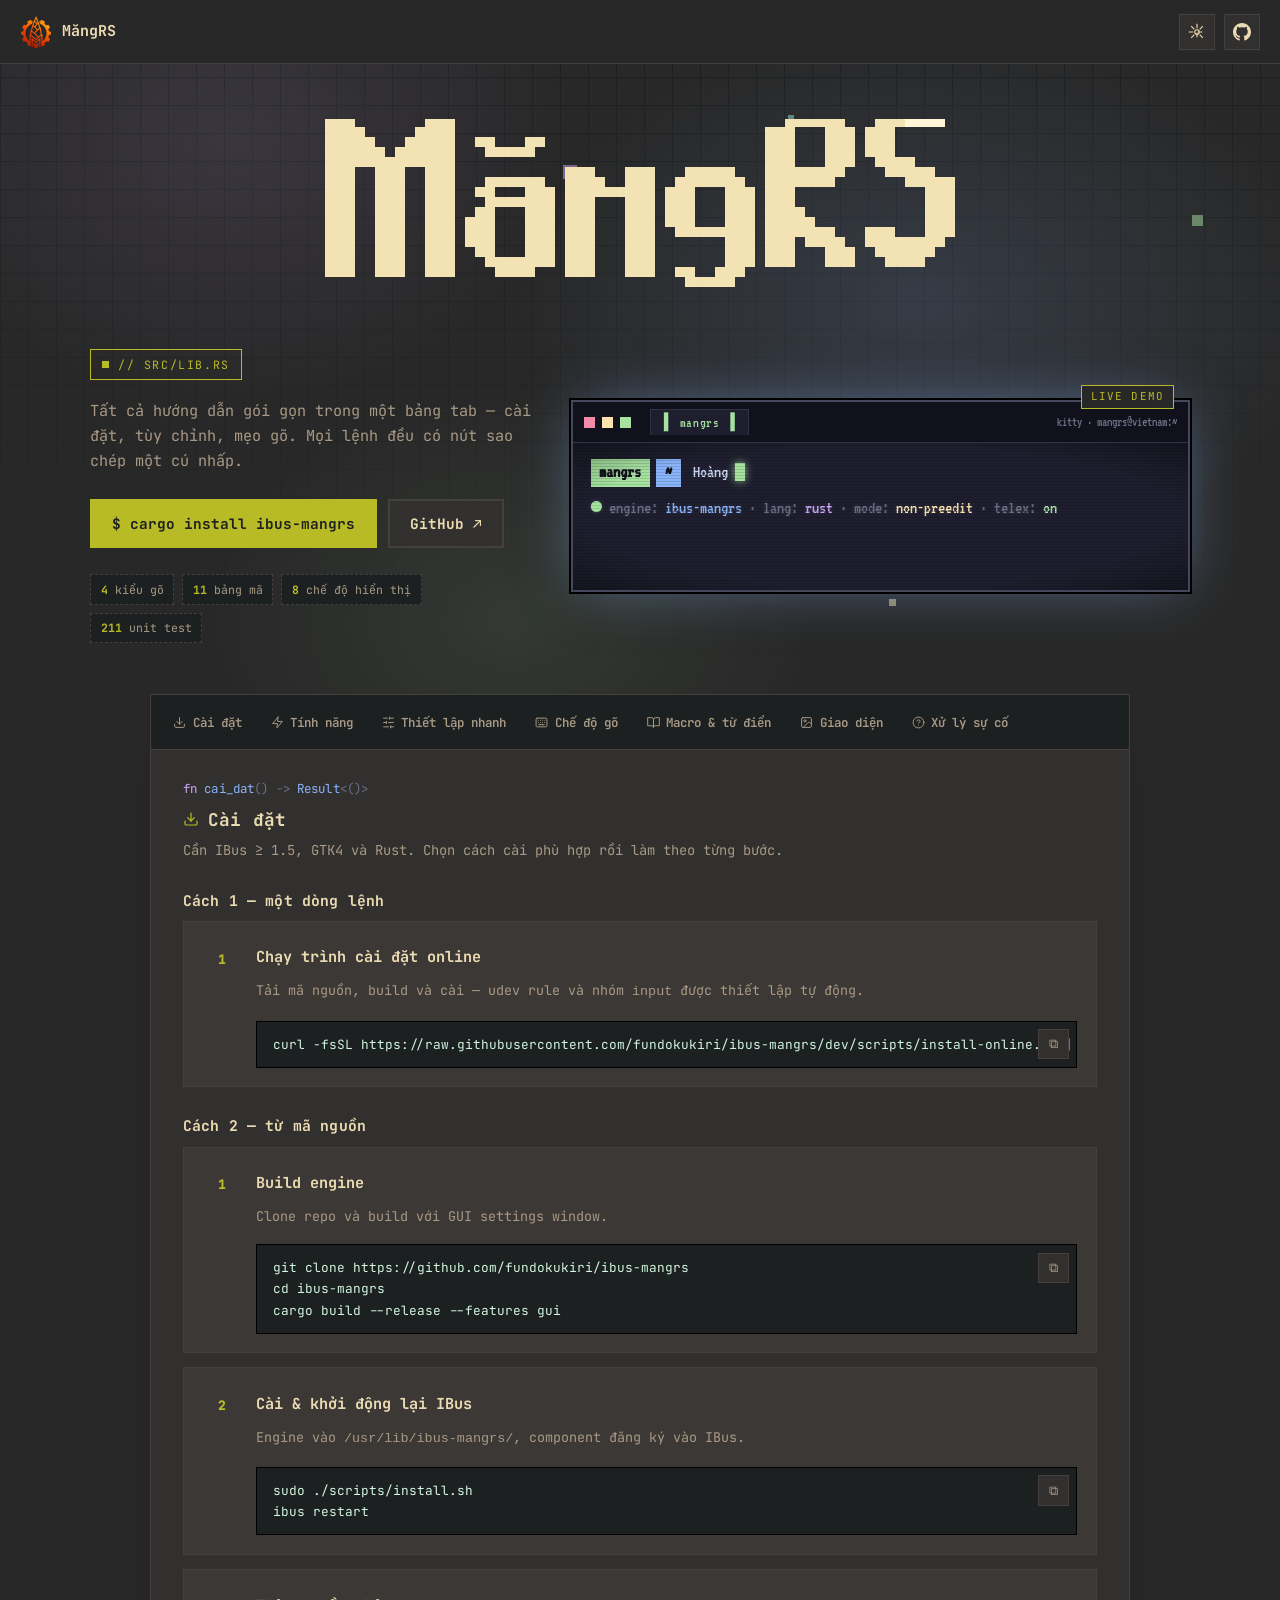
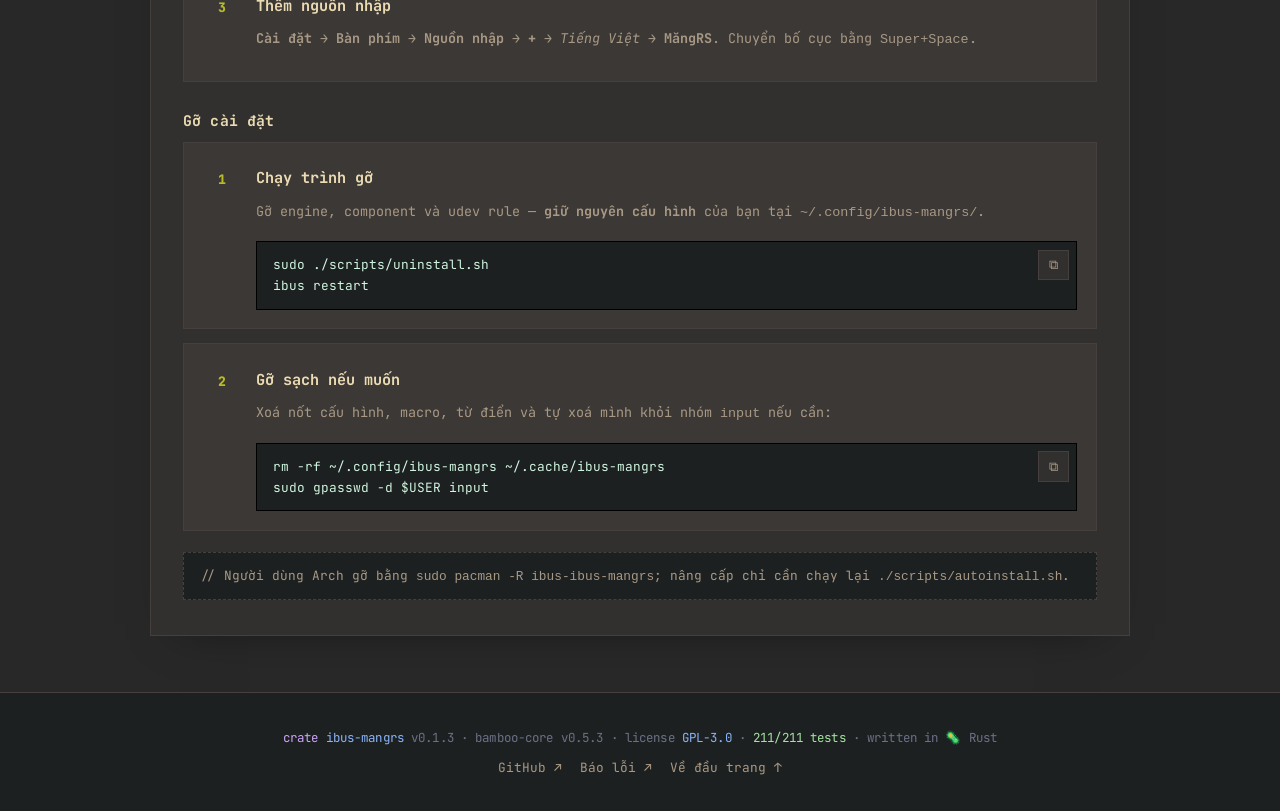
<file: index.html>
<!DOCTYPE html>
<html lang="vi" data-theme="gruvbox">
<head>
<meta charset="UTF-8">
<meta name="viewport" content="width=device-width, initial-scale=1.0">
<title>MăngRS — Bộ gõ tiếng Việt cho IBus</title>
<link rel="preconnect" href="https://fonts.googleapis.com">
<link rel="preconnect" href="https://fonts.gstatic.com" crossorigin>
<link href="https://fonts.googleapis.com/css2?family=JetBrains+Mono:wght@400;500;600;700&family=VT323&display=swap" rel="stylesheet">
<script>
  (function () {
    try {
      var saved = localStorage.getItem("mangrs-theme");
      var th = ["tokyo-night", "catppuccin-mocha", "gruvbox", "nord", "rose-pine", "catppuccin-latte"];
      document.documentElement.dataset.theme = th.indexOf(saved) !== -1 ? saved : "gruvbox";
    } catch (e) {}
  })();
</script>
<style>
  :root[data-theme="catppuccin-mocha"] {
    --bg: #1e1e2e; --bg-soft: #181825; --card: #262637; --card-2: #2b2b3d;
    --border: #3a3a52; --text: #e2e2f0; --muted: #a2a2bd; --accent: #7ee0a3;
    --accent-ink: #10241a; --code-bg: #14141f; --chip: #32324a;
  }
  :root[data-theme="tokyo-night"] {
    --bg: #1a1b26; --bg-soft: #16161e; --card: #24283b; --card-2: #1f2335;
    --border: #2f334d; --text: #c0caf5; --muted: #7d84ac; --accent: #7aa2f7;
    --accent-ink: #10121a; --code-bg: #101017; --chip: #2a2f47;
  }
  :root[data-theme="gruvbox"] {
    --bg: #282828; --bg-soft: #1d2021; --card: #32302f; --card-2: #3c3836;
    --border: #45403d; --text: #ebdbb2; --muted: #a89984; --accent: #b8bb26;
    --accent-ink: #1d2021; --code-bg: #1d2021; --chip: #3c3836;
  }
  :root[data-theme="nord"] {
    --bg: #2e3440; --bg-soft: #292e39; --card: #3b4252; --card-2: #353c48;
    --border: #434c5e; --text: #eceff4; --muted: #98a4bb; --accent: #88c0d0;
    --accent-ink: #20242c; --code-bg: #242933; --chip: #3f4a5c;
  }
  :root[data-theme="rose-pine"] {
    --bg: #191724; --bg-soft: #1f1d2e; --card: #26233a; --card-2: #1f1d2e;
    --border: #403d52; --text: #e0def4; --muted: #908caa; --accent: #9ccfd8;
    --accent-ink: #191724; --code-bg: #14121f; --chip: #2a273f;
  }
  :root[data-theme="catppuccin-latte"] {
    --bg: #eff1f5; --bg-soft: #e6e9ef; --card: #ffffff; --card-2: #f0f1f7;
    --border: #bcc0cc; --text: #4c4f69; --muted: #6c6f85; --accent: #40a02b;
    --accent-ink: #ffffff; --code-bg: #22222f; --chip: #e6e9ef;
  }
  * { box-sizing: border-box; }
  :root { --pixel: "JetBrains Mono", "SF Mono", ui-monospace, monospace; }
  body {
    margin: 0; background: var(--bg); color: var(--text);
    font-family: "JetBrains Mono", "SF Mono", ui-monospace, Menlo, monospace;
    font-size: 15px; line-height: 1.65;
  }
  .wrap { max-width: 1020px; margin: 0 auto; padding: 0 1.25rem; }

  /* ---- top bar ---- */
  .topbar {
    position: sticky; top: 0; z-index: 10;
    display: flex; align-items: center; justify-content: space-between;
    padding: 0.85rem 1.25rem;
    background: color-mix(in srgb, var(--bg) 88%, transparent);
    backdrop-filter: blur(10px); border-bottom: 1px solid var(--border);
  }
  .brand { display: flex; align-items: center; gap: 0.6rem; font-weight: 700; font-family: var(--pixel); }
  .brand .mark {
    width: 32px; height: 32px; display: block; object-fit: contain;
  }
  .topbar nav { display: flex; gap: 1.1rem; font-size: 0.82rem; }
  .topbar nav a { color: var(--muted); text-decoration: none; }
  .topbar nav a:hover { color: var(--text); }
  .gh {
    display: inline-grid; place-items: center;
    width: 36px; height: 36px; border-radius: 0;
    border: 1px solid var(--border); background: var(--card); color: var(--text);
  }
  .gh:hover { border-color: var(--accent); color: var(--accent); }
  .iconb {
    margin-left: 0.9rem; display: inline-grid; place-items: center;
    width: 36px; height: 36px; border-radius: 0; cursor: pointer;
    border: 1px solid var(--border); background: var(--card); color: var(--text);
  }
  .iconb:hover { border-color: var(--accent); color: var(--accent); }

  /* ---- hero ---- */
  .hero {
    position: relative; padding: 3.4rem 0 3.2rem;
    background:
      repeating-linear-gradient(0deg, var(--bg-soft) 0 1px, transparent 1px 28px),
      repeating-linear-gradient(90deg, var(--bg-soft) 0 1px, transparent 1px 28px);
  }
  .hero::before {
    content: ""; position: absolute; inset: 0; pointer-events: none;
    background:
      radial-gradient(620px 420px at 72% 38%, rgba(137, 180, 250, 0.14), transparent 65%),
      radial-gradient(520px 400px at 18% 12%, rgba(203, 166, 247, 0.11), transparent 65%),
      radial-gradient(460px 340px at 40% 88%, rgba(166, 227, 161, 0.09), transparent 65%),
      linear-gradient(180deg, transparent 0%, var(--bg) 94%);
  }
  .hero .px {
    position: absolute; pointer-events: none; opacity: 0.5;
    image-rendering: pixelated;
  }
  .hero .px.p1 { width: 14px; height: 14px; background: #cba6f7; top: 16%; left: 44%; animation: floaty 7s ease-in-out infinite; }
  .hero .px.p2 { width: 9px; height: 9px; background: #89b4fa; top: 64%; left: 46%; animation: floaty 9s ease-in-out 1.2s infinite reverse; }
  .hero .px.p3 { width: 11px; height: 11px; background: #a6e3a1; top: 24%; right: 6%; animation: floaty 8s ease-in-out 0.6s infinite; }
  .hero .px.p4 { width: 7px; height: 7px; background: #f9e2af; bottom: 14%; right: 30%; animation: floaty 10s ease-in-out 2s infinite reverse; }
  .hero .px.p5 { width: 12px; height: 12px; background: #f5c2e7; bottom: 26%; left: 8%; animation: floaty 7.5s ease-in-out 0.3s infinite; }
  .hero .px.p6 { width: 6px; height: 6px; background: #94e2d5; top: 8%; right: 38%; animation: floaty 11s ease-in-out 1.6s infinite; }
  @keyframes floaty {
    0%, 100% { transform: translateY(0); }
    50% { transform: translateY(-16px); }
  }
  .hero-inner {
    position: relative; display: grid; grid-template-columns: 0.9fr 1.25fr;
    gap: 2.2rem; align-items: center; max-width: 1140px; margin: 0 auto;
  }
  .hero-word { position: relative; margin-bottom: 1.6rem; }
  .hero-word .wordmark-wrap { max-width: 680px; margin: 0 auto; }
  .hero-word .wordmark-canvas {
    display: block; width: 100%; height: auto; cursor: crosshair;
  }
  .sr-only {
    position: absolute; width: 1px; height: 1px; margin: -1px;
    overflow: hidden; clip: rect(0 0 0 0); white-space: nowrap;
  }
  .hero .kicker {
    display: inline-flex; align-items: center; gap: 0.55rem;
    font-size: 0.72rem; letter-spacing: 0.14em;
    text-transform: uppercase; color: var(--accent); margin-bottom: 1.1rem;
    border: 1px solid var(--accent); padding: 0.32rem 0.7rem;
  }
  .hero .kicker .blinksq {
    width: 7px; height: 7px; background: var(--accent);
    animation: blink 1s steps(1) infinite;
  }
  .hero h1 {
    margin: 0 0 0.9rem; font-size: clamp(1.9rem, 4.6vw, 2.9rem);
    font-family: var(--pixel); font-weight: 800; line-height: 1.18;
  }
  .hero h1 .hl { color: var(--accent); position: relative; white-space: nowrap; }
  .hero h1 .hl::after {
    content: ""; position: absolute; left: 0; right: 0; bottom: 0.02em;
    height: 0.14em; background: var(--accent); opacity: 0.35;
  }
  .hero .sub { margin: 0 0 1.6rem; max-width: 30rem; color: var(--muted); font-size: 0.95rem; }
  .hero-cta { display: flex; flex-wrap: wrap; gap: 0.7rem; margin-bottom: 1.6rem; }
  .btnx {
    font-family: var(--pixel); font-size: 0.9rem; font-weight: 700;
    padding: 0.68rem 1.25rem; text-decoration: none;
    display: inline-flex; align-items: center; gap: 0.5rem;
  }
  .btnx.solid { background: var(--accent); color: var(--accent-ink); border: 2px solid var(--accent); }
  .btnx.solid:hover { filter: brightness(1.12); }
  .btnx.ghost { color: var(--text); border: 2px solid var(--border); background: var(--card); }
  .btnx.ghost:hover { border-color: var(--accent); color: var(--accent); }
  .hero-badges { display: flex; flex-wrap: wrap; gap: 0.5rem; }
  .hero-badges span {
    font-size: 0.72rem; color: var(--muted);
    border: 1px dashed var(--border); background: var(--bg-soft);
    padding: 0.3rem 0.6rem;
  }
  .hero-badges b { color: var(--accent); font-weight: 700; }

  /* ---- retro terminal ---- */
  .terminal {
    position: relative; margin: 0; max-width: none;
    border: 2px solid #45475a; border-radius: 0;
    background: #1e1e2e; text-align: left;
    box-shadow: 0 0 0 2px #000, 0 0 60px -10px rgba(137, 180, 250, 0.5);
    font-family: "VT323", "JetBrains Mono", ui-monospace, monospace;
    image-rendering: pixelated;
    animation: glowpulse 3.2s ease-in-out infinite;
  }
  @keyframes glowpulse {
    0%, 100% { box-shadow: 0 0 0 2px #000, 0 0 34px -10px rgba(137, 180, 250, 0.4); }
    50% { box-shadow: 0 0 0 2px #000, 0 0 70px -6px rgba(203, 166, 247, 0.55); }
  }
  .terminal .tag {
    position: absolute; top: -1.05rem; right: 0.9rem;
    background: var(--bg); color: var(--accent);
    border: 1px solid var(--accent); padding: 0.1rem 0.55rem;
    font-family: var(--pixel); font-size: 0.68rem; letter-spacing: 0.1em;
    text-transform: uppercase;
  }
  .term-bar {
    display: flex; align-items: center; gap: 0.45rem;
    background: #11111b; color: #cdd6f4;
    padding: 0.42rem 0.7rem; font-size: 0.95rem;
    border-bottom: 1px solid #313244;
  }
  .term-bar .sq { width: 11px; height: 11px; flex: none; }
  .term-bar .sq.r { background: #f38ba8; }
  .term-bar .sq.y { background: #f9e2af; }
  .term-bar .sq.g { background: #a6e3a1; }
  .term-bar .tab {
    margin-left: 0.7rem; padding: 0.05rem 0.8rem;
    background: #1e1e2e; color: #a6e3a1;
    border: 1px solid #313244; border-bottom: none;
    font-size: 0.9rem; letter-spacing: 0.04em;
  }
  .term-bar .title { flex: 1; text-align: right; color: #6c7086; font-size: 0.85rem; }
  .term-body {
    position: relative; padding: 1rem 1.1rem 1.15rem;
    color: #cdd6f4; font-size: 1.12rem; line-height: 1.55;
    min-height: 8.2em; text-shadow: 0 0 5px rgba(202, 211, 245, 0.18);
  }
  .term-body .seg {
    display: inline-block; padding: 0 0.5em; margin-right: 0.3em;
    color: #11111b; font-weight: 700;
  }
  .term-body .seg.g { background: #a6e3a1; }
  .term-body .seg.b { background: #89b4fa; }
  .term-body .seg.m { background: #cba6f7; }
  .term-body .dim { color: #6c7086; }
  .term-body .dim .c1 { color: #a6e3a1; }
  .term-body .dim .c2 { color: #89b4fa; }
  .term-body .dim .c3 { color: #f9e2af; }
  .term-body .dim .c4 { color: #cba6f7; }
  /* scanlines + vignette CRT */
  .term-body::after {
    content: ""; position: absolute; inset: 0; pointer-events: none;
    background:
      repeating-linear-gradient(0deg, rgba(0,0,0,0.13) 0 1px, transparent 1px 3px),
      radial-gradient(ellipse at center, transparent 68%, rgba(0,0,0,0.32) 100%);
  }
  .blockcaret {
    display: inline-block; width: 0.55em; height: 1em;
    background: #a6e3a1; vertical-align: text-bottom;
    box-shadow: 0 0 9px rgba(166, 227, 161, 0.85);
    animation: blink 0.85s steps(1) infinite;
  }
  @keyframes blink { 50% { opacity: 0; } }

  /* ---- tab card ---- */
  .doccard {
    border: 1px solid var(--border); border-radius: 0;
    background: var(--card); overflow: hidden; margin-bottom: 3.5rem;
    box-shadow: 0 18px 45px -30px rgba(0,0,0,.55);
  }
  .tabbar {
    display: flex; flex-wrap: nowrap; gap: 0.25rem;
    padding: 0.6rem 0.6rem; border-bottom: 1px solid var(--border);
    background: var(--bg-soft);
    overflow-x: auto; scrollbar-width: none;
  }
  .tabbar::-webkit-scrollbar { display: none; }
  .tabbar button {
    display: inline-flex; align-items: center; gap: 0.4rem;
    white-space: nowrap; flex: none;
    border: 1px solid transparent; background: transparent; color: var(--muted);
    font-family: var(--pixel); font-size: 0.78rem; font-weight: 600; padding: 0.48rem 0.72rem;
    border-radius: 0; cursor: pointer;
  }
  .tabbar button:hover { color: var(--text); background: var(--chip); }
  .tabbar button svg { display: block; flex: none; }
  .panel h2 .ico { display: inline-flex; }
  .panel h2 .ico svg { display: block; }
  .tabbar button.on {
    color: var(--accent-ink); background: var(--accent); font-weight: 700;
  }
  .panel { display: none; padding: 1.8rem 2rem 2.2rem; }
  .panel.on { display: block; }

  .rustsig {
    margin: 0 0 0.35rem; font-family: var(--pixel); font-size: 0.78rem;
    color: #6c7086; letter-spacing: 0.01em;
  }
  .rustsig .k { color: #cba6f7; }
  .rustsig .t { color: #89b4fa; }
  .panel h2 { display: flex; align-items: center; gap: 0.55rem; margin: 0 0 0.3rem; font-size: 1.1rem; font-family: var(--pixel); letter-spacing: 0.01em; }
  .panel h2 .ico { color: var(--accent); }
  .panel .lede { color: var(--muted); font-size: 0.86rem; margin: 0 0 1.4rem; }
  .panel h3 { font-size: 0.92rem; margin: 1.7rem 0 0.5rem; font-family: var(--pixel); letter-spacing: 0.01em; }

  /* ---- option table ---- */
  table.opt { width: 100%; border-collapse: collapse; font-size: 0.82rem; }
  table.opt th, table.opt td { padding: 0.62rem 0.8rem; text-align: left; }
  table.opt thead th {
    background: var(--bg-soft); color: var(--text); font-size: 0.74rem;
    text-transform: uppercase; letter-spacing: 0.06em;
  }
  table.opt thead th:first-child { border-radius: 10px 0 0 10px; }
  table.opt thead th:last-child { border-radius: 0 10px 10px 0; }
  table.opt tbody tr { border-bottom: 1px solid var(--border); }
  table.opt td { color: var(--muted); }
  table.opt td:first-child { color: var(--text); font-weight: 600; }
  table.opt .def { color: var(--accent); font-weight: 600; white-space: nowrap; }

  /* ---- numbered steps ---- */
  .step {
    display: grid; grid-template-columns: 2.4rem 1fr; gap: 0.4rem 0.9rem;
    padding: 1.15rem 1.2rem; border: 1px solid var(--border);
    border-radius: 0; background: var(--card-2); margin-bottom: 0.9rem;
  }
  .step .n {
    grid-row: span 2; width: 2.4rem; height: 2.4rem; border-radius: 0;
    background: var(--chip); color: var(--accent); font-weight: 800;
    display: grid; place-items: center; font-size: 0.82rem;
  }
  .step h4 { margin: 0.25rem 0 0.2rem; font-size: 0.95rem; font-family: var(--pixel); }
  .step p { margin: 0 0 0.7rem; color: var(--muted); font-size: 0.84rem; }
  .step .code { grid-column: 2; }

  /* ---- code ---- */
  .code {
    position: relative; background: var(--code-bg); color: #d0f5e0;
    border-radius: 0; padding: 0.75rem 3.2rem 0.75rem 1rem;
    font-size: 0.8rem; overflow-x: auto; border: 1px solid #000;
  }
  .code pre { margin: 0; white-space: pre; font-family: inherit; }
  .copy {
    position: absolute; top: 0.45rem; right: 0.45rem;
    border: 1px solid var(--border); background: var(--card); color: var(--muted);
    border-radius: 0; width: 1.9rem; height: 1.9rem; cursor: pointer;
    display: grid; place-items: center;
  }
  .copy:hover { color: var(--text); }
  .copy.ok { color: var(--accent); border-color: var(--accent); }

  /* ---- faq ---- */
  details.faq {
    border: 1px solid var(--border); border-radius: 0;
    background: var(--card-2); margin-bottom: 0.7rem; overflow: hidden;
  }
  details.faq summary::before {
    content: "#[qa]"; color: #cba6f7; font-weight: 700; margin-right: 0.6rem; font-size: 0.8rem;
  }
  details.faq summary {
    cursor: pointer; padding: 0.85rem 1.1rem; font-size: 0.88rem; font-weight: 600; font-family: var(--pixel);
    list-style: none; display: flex; align-items: center; gap: 0.55rem;
  }
  details.faq summary::after { margin-left: auto; }
  details.faq summary::-webkit-details-marker { display: none; }
  details.faq summary::after { content: "+"; color: var(--accent); font-size: 1.1rem; }
  details.faq[open] summary::after { content: "–"; }
  details.faq .a { padding: 0 1.1rem 1rem; color: var(--muted); font-size: 0.85rem; }

  .slider {
    display: grid; grid-template-columns: auto minmax(0, 1fr) auto;
    gap: 0.6rem; align-items: center;
    border: 1px solid var(--border); background: var(--card-2);
    padding: 0.6rem;
  }
  .sl-stage { min-width: 0; }
  .sl-stage img {
    display: block; width: 100%; height: 430px; object-fit: contain;
    background: #11111b; cursor: zoom-in;
    transition: opacity 0.25s ease;
  }
  .sl-stage img:hover { outline: 2px solid var(--accent); }
  .sl-stage img.fade { opacity: 0; }
  .sl-nav {
    width: 46px; height: 46px; border: 1px solid var(--border);
    background: var(--card); color: var(--text); cursor: pointer;
    font-family: var(--pixel); font-size: 1rem;
  }
  .sl-nav:hover { border-color: var(--accent); color: var(--accent); }
  .sl-bar {
    display: flex; align-items: center; justify-content: space-between;
    gap: 0.8rem; margin-top: 0.6rem; flex-wrap: wrap;
  }
  .sl-dots { display: flex; gap: 0.35rem; }
  .sl-dots button {
    width: 15px; height: 15px; border: 1px solid var(--border);
    background: transparent; cursor: pointer; padding: 0;
  }
  .sl-dots button:hover { border-color: var(--accent); }
  .sl-dots button.on { background: var(--accent); border-color: var(--accent); }
  .sl-cap {
    font-size: 0.78rem; color: var(--muted);
    display: flex; align-items: baseline; gap: 0.6rem; min-width: 0;
  }
  .sl-cap b { color: var(--text); font-weight: 600; }
  @media (max-width: 640px) { .sl-stage img { height: 260px; } }

  /* lightbox */
  #lightbox {
    position: fixed; inset: 0; z-index: 50; display: none;
    background: rgba(10, 10, 16, 0.88); backdrop-filter: blur(4px);
    place-items: center; padding: 2rem; cursor: zoom-out;
  }
  #lightbox.on { display: grid; }
  #lightbox img {
    max-width: min(1100px, 94vw); max-height: 88vh;
    border: 2px solid var(--accent); background: #11111b;
  }
  #lightbox .cap {
    position: fixed; bottom: 1.2rem; left: 50%; transform: translateX(-50%);
    color: #cdd6f4; font-size: 0.8rem; background: #1e1e2e;
    border: 1px solid #45475a; padding: 0.35rem 0.9rem;
  }

  .foot {
    border-top: 1px solid var(--border); background: var(--bg-soft);
    padding: 2.2rem 0 2.4rem; margin-top: 1rem;
  }
  .foot-in {
    display: flex; flex-direction: column; align-items: center; justify-content: center;
    gap: 0.7rem;
  }
  .foot-right {
    display: flex; flex-direction: column; align-items: center; gap: 0.55rem;
    width: 100%;
  }
  .foot-links { margin: 0; display: flex; justify-content: center; gap: 1.1rem; }
  .foot-links a { color: var(--muted); text-decoration: none; font-size: 0.8rem; }
  .foot-links a:hover { color: var(--accent); }

  .faq-cta {
    display: flex; flex-wrap: wrap; gap: 0.6rem;
    margin-top: 1.2rem; padding-top: 1.1rem;
    border-top: 1px dashed var(--border);
    align-items: center;
  }
  .faq-cta .hint { font-size: 0.78rem; color: var(--muted); margin-right: 0.3rem; }

  .note {
    border: 1px dashed var(--border); border-radius: 0;
    background: var(--bg-soft); color: var(--muted);
    padding: 0.75rem 1rem; font-size: 0.8rem; margin-top: 1.3rem;
  }
  @media (max-width: 860px) {
    .hero-inner { grid-template-columns: 1fr; gap: 2rem; }
    .hero .sub { max-width: none; }
    .hero-word .wordmark-wrap { max-width: 560px; }
  }
  @media (max-width: 640px) {
    body { font-size: 14px; }
    .hero { padding: 2.4rem 0 2.2rem; }
    .hero-inner { gap: 1.6rem; }
    .hero .sub { font-size: 0.88rem; }
    .hero-cta { gap: 0.5rem; margin-bottom: 1.2rem; }
    .btnx { font-size: 0.8rem; padding: 0.6rem 0.9rem; }
    .hero-badges { gap: 0.35rem; }
    .topbar { padding: 0.7rem 0.9rem; }
    .topbar nav { display: none; }
    .brand .mark { width: 28px; height: 28px; }
    .panel { padding: 1.2rem 0.9rem 1.5rem; }
    .panel .lede { font-size: 0.8rem; }
    .rustsig { font-size: 0.68rem; }
    table.opt { display: block; overflow-x: auto; -webkit-overflow-scrolling: touch; }
    .opt th, .opt td { padding: 0.5rem 0.55rem; font-size: 0.76rem; white-space: normal; }
    .step { grid-template-columns: 2rem 1fr; padding: 0.9rem 0.85rem; }
    .step .n { width: 2rem; height: 2rem; font-size: 0.75rem; }
    .code { font-size: 0.72rem; padding: 0.7rem 2.6rem 0.7rem 0.8rem; }
    .term-body { font-size: 1rem; min-height: 9em; }
    .term-bar .title { display: none; }
    .sl-nav { width: 38px; height: 38px; font-size: 0.85rem; }
    .sl-stage img { height: 250px; }
    .sl-cap { flex-wrap: wrap; gap: 0.3rem 0.5rem; }
    details.faq summary { font-size: 0.82rem; padding: 0.75rem 0.9rem; }
    details.faq .a { font-size: 0.8rem; }
    .foot-in { gap: 0.9rem; }
    .foot .foot-links { flex-wrap: wrap; }
  }
</style>
</head>
<body>
  <header class="topbar">
    <div class="brand"><img class="mark" src="assets/img/mangrs-mark.png" alt="Logo MăngRS"> MăngRS</div>
    <div>
      <button class="iconb" id="themeToggleBtn" aria-label="Đổi theme" title="Đổi theme (phím T)">
          <svg width="18" height="18" viewBox="0 0 24 24" fill="none" stroke="currentColor" stroke-width="1.5"><circle cx="12" cy="12" r="3"></circle><path d="M12 1v6m0 6v6M4.22 4.22l4.24 4.24m7.08 7.08l4.24 4.24M1 12h6m6 0h6M4.22 19.78l4.24-4.24m7.08-7.08l4.24-4.24"></path></svg>
        </button>
      <a class="gh" href="https://github.com/fundokukiri/ibus-mangrs" target="_blank" rel="noopener" aria-label="GitHub">
        <svg width="18" height="18" viewBox="0 0 24 24" fill="currentColor"><path d="M12 0c-6.626 0-12 5.373-12 12 0 5.302 3.438 9.8 8.207 11.387.599.111.793-.261.793-.577v-2.234c-3.338.726-4.033-1.416-4.033-1.416-.546-1.387-1.333-1.756-1.333-1.756-1.089-.745.083-.729.083-.729 1.205.084 1.839 1.237 1.839 1.237 1.07 1.834 2.807 1.304 3.492.997.107-.775.418-1.305.762-1.604-2.665-.305-5.467-1.334-5.467-5.931 0-1.311.469-2.381 1.236-3.221-.124-.303-.535-1.524.117-3.176 0 0 1.008-.322 3.301 1.23.957-.266 1.983-.399 3.003-.404 1.02.005 2.047.138 3.006.404 2.291-1.552 3.297-1.23 3.297-1.23.653 1.653.242 2.874.118 3.176.77.84 1.235 1.911 1.235 3.221 0 4.609-2.807 5.624-5.479 5.921.43.372.823 1.102.823 2.222v3.293c0 .319.192.694.801.576 4.765-1.589 8.199-6.086 8.199-11.386 0-6.627-5.373-12-12-12z"/></svg>
      </a>
    </div>
  </header>

  <section class="hero">
    <i class="px p1"></i><i class="px p2"></i><i class="px p3"></i>
    <i class="px p4"></i><i class="px p5"></i><i class="px p6"></i>
    <div class="wrap hero-word">
      <div class="wordmark-wrap">
        <canvas id="wordmarkCanvas" class="wordmark-canvas" width="900" height="271" aria-label="MăngRS"></canvas>
      </div>
    </div>
    <div class="wrap hero-inner">
      <div class="hero-copy">
        <span class="kicker"><span class="blinksq"></span>// src/lib.rs</span>
        <h1 class="sr-only">MăngRS</h1>
        <p class="sub">Tất cả hướng dẫn gói gọn trong một bảng tab — cài đặt, tùy chỉnh, mẹo gõ. Mọi lệnh đều có nút sao chép một cú nhấp.</p>
        <div class="hero-cta">
          <a class="btnx solid" href="#" id="ctaInstall">$ cargo install ibus-mangrs</a>
          <a class="btnx ghost" href="https://github.com/fundokukiri/ibus-mangrs" target="_blank" rel="noopener">GitHub ↗</a>
        </div>
        <div class="hero-badges">
          <span><b>4</b> kiểu gõ</span>
          <span><b>11</b> bảng mã</span>
          <span><b>8</b> chế độ hiển thị</span>
          <span><b>211</b> unit test</span>
        </div>
      </div>
      <div class="terminal" aria-hidden="true">
        <span class="tag">live demo</span>
      <div class="term-bar">
        <span class="sq r"></span><span class="sq y"></span><span class="sq g"></span>
        <span class="tab">&#9612; mangrs &#9616;</span>
        <span class="title">kitty &#183; mangrs@vietnam:~</span>
      </div>
        <div class="term-body">
          <div><span class="seg g">mangrs</span><span class="seg b">~</span> <span id="termType"></span><span class="blockcaret"></span></div>
          <div id="termOut" class="dim"></div>
          <div class="dim" style="margin-top:0.5rem"><span class="c1">&#9679;</span> engine: <span class="c2">ibus-mangrs</span> &#183; lang: <span class="c4">rust</span> &#183; mode: <span class="c3">non-preedit</span> &#183; telex: <span class="c1">on</span></div>
        </div>
      </div>
    </div>
  </section>


  <main class="wrap">
    <div class="doccard">
      <div class="tabbar" role="tablist">
        <button data-tab="install"><svg width="13" height="13" viewBox="0 0 24 24" fill="none" stroke="currentColor" stroke-width="1.8" stroke-linecap="round" stroke-linejoin="round" aria-hidden="true"><path d="M21 15v4a2 2 0 0 1-2 2H5a2 2 0 0 1-2-2v-4"/><polyline points="7 10 12 15 17 10"/><line x1="12" y1="15" x2="12" y2="3"/></svg> Cài đặt</button>
        <button data-tab="feats"><svg width="13" height="13" viewBox="0 0 24 24" fill="none" stroke="currentColor" stroke-width="1.8" stroke-linecap="round" stroke-linejoin="round" aria-hidden="true"><polygon points="13 2 3 14 12 14 11 22 21 10 12 10 13 2"/></svg> Tính năng</button>
        <button data-tab="quick"><svg width="13" height="13" viewBox="0 0 24 24" fill="none" stroke="currentColor" stroke-width="1.8" stroke-linecap="round" stroke-linejoin="round" aria-hidden="true"><line x1="21" x2="14" y1="4" y2="4"/><line x1="10" x2="3" y1="4" y2="4"/><line x1="21" x2="12" y1="12" y2="12"/><line x1="8" x2="3" y1="12" y2="12"/><line x1="21" x2="16" y1="20" y2="20"/><line x1="12" x2="3" y1="20" y2="20"/><line x1="14" x2="14" y1="2" y2="6"/><line x1="8" x2="8" y1="10" y2="14"/><line x1="16" x2="16" y1="18" y2="22"/></svg> Thiết lập nhanh</button>
        <button data-tab="modes"><svg width="13" height="13" viewBox="0 0 24 24" fill="none" stroke="currentColor" stroke-width="1.8" stroke-linecap="round" stroke-linejoin="round" aria-hidden="true"><rect width="20" height="16" x="2" y="4" rx="2"/><path d="M6 8h.01M10 8h.01M14 8h.01M18 8h.01M6 12h.01M10 12h.01M14 12h.01M18 12h.01M7 16h10"/></svg> Chế độ gõ</button>
        <button data-tab="macro"><svg width="13" height="13" viewBox="0 0 24 24" fill="none" stroke="currentColor" stroke-width="1.8" stroke-linecap="round" stroke-linejoin="round" aria-hidden="true"><path d="M2 3h6a4 4 0 0 1 4 4v14a3 3 0 0 0-3-3H2z"/><path d="M22 3h-6a4 4 0 0 0-4 4v14a3 3 0 0 1 3-3h7z"/></svg> Macro &amp; từ điển</button>
        <button data-tab="shots"><svg width="13" height="13" viewBox="0 0 24 24" fill="none" stroke="currentColor" stroke-width="1.8" stroke-linecap="round" stroke-linejoin="round" aria-hidden="true"><rect width="18" height="18" x="3" y="3" rx="2"/><circle cx="9" cy="9" r="2"/><path d="m21 15-3.086-3.086a2 2 0 0 0-2.828 0L6 21"/></svg> Giao diện</button>
        <button data-tab="faq"><svg width="13" height="13" viewBox="0 0 24 24" fill="none" stroke="currentColor" stroke-width="1.8" stroke-linecap="round" stroke-linejoin="round" aria-hidden="true"><circle cx="12" cy="12" r="10"/><path d="M9.09 9a3 3 0 0 1 5.83 1c0 2-3 3-3 3"/><path d="M12 17h.01"/></svg> Xử lý sự cố</button>
      </div>

      <!-- TAB TÍNH NĂNG -->
      <section class="panel" id="tab-feats">
        <h2><span class="ico"><svg width="16" height="16" viewBox="0 0 24 24" fill="none" stroke="currentColor" stroke-width="1.8" stroke-linecap="round" stroke-linejoin="round" aria-hidden="true"><polygon points="13 2 3 14 12 14 11 22 21 10 12 10 13 2"/></svg></span>Tính năng</h2>
        <p class="lede">Toàn bộ khả năng của bộ gõ trong một bảng — mã nguồn mở trên
        <a href="https://github.com/fundokukiri/ibus-mangrs" target="_blank" rel="noopener" style="color:var(--accent)">GitHub ↗</a>.</p>
        <table class="opt">
          <thead><tr><th>Tính năng</th><th>Chi tiết</th></tr></thead>
          <tbody>
            <tr><td>4 kiểu gõ</td><td>Telex (<code>tieengs</code> → <code>tiếng</code>), VNI (<code>tie6ng1</code>), VIQR, kiểu Microsoft</td></tr>
            <tr><td>11 bảng mã</td><td>Unicode, NFD, TCVN3, VNI, VIQR, VISCII, VPS, CP1258, BKHCM, Vietware X, Vietware Full</td></tr>
            <tr><td>8 chế độ hiển thị</td><td>Chọn theo ứng dụng bằng App Rules — xem tab <b>Chế độ gõ</b></td></tr>
            <tr><td>Tự sửa lỗi chính tả</td><td>Âm tiết sai được chuyển thành âm hợp lệ gần nhất bằng kiểm tra âm vị học (phonotactic check)</td></tr>
            <tr><td>Tự khôi phục</td><td>Từ không phải tiếng Việt trả về phím thô — chữ Anh, code gõ qua nguyên vẹn</td></tr>
            <tr><td>Bỏ qua URL / path</td><td>Từ gõ sau <code>/ : @ . _ ~ = # &amp; % ?</code> không bao giờ bị thêm dấu</td></tr>
            <tr><td>Macro</td><td>Mở rộng <code>$TIME</code>/<code>$DATE</code>, viết hoa thông minh, không kích hoạt nhầm từ Việt thật</td></tr>
            <tr><td>Từ điển riêng</td><td>Từ trong <code>dictionary.txt</code> không bao giờ bị tự khôi phục</td></tr>
            <tr><td>Cài đặt GTK4</td><td>5 tab tiếng Việt, mọi thay đổi hot-reload trong ~1 giây — xem tab <b>Giao diện</b></td></tr>
            <tr><td>Sao lưu / khôi phục</td><td>Toàn bộ cấu hình, macro, từ điển gói trong một file JSON</td></tr>
            <tr><td>Từ đang gõ</td><td>3 hành vi khi click/nghỉ gõ: Bamboo (mặc định), Keep word, Relocate</td></tr>
            <tr><td>Kiểm thử</td><td>211 unit test, trong đó bảng vàng 678 ca gõ-phím → chữ (102 Telex + 96 VNI + 24 VIQR × 3 biến thể, 12 Microsoft)</td></tr>
          </tbody>
        </table>
      </section>

      <!-- TAB 1 -->
      <section class="panel" id="tab-quick">
        <p class="rustsig"><span class="k">impl</span> <span class="t">QuickSettings</span> { ... }</p>
        <h2><span class="ico"><svg width="16" height="16" viewBox="0 0 24 24" fill="none" stroke="currentColor" stroke-width="1.8" stroke-linecap="round" stroke-linejoin="round" aria-hidden="true"><line x1="21" x2="14" y1="4" y2="4"/><line x1="10" x2="3" y1="4" y2="4"/><line x1="21" x2="12" y1="12" y2="12"/><line x1="8" x2="3" y1="12" y2="12"/><line x1="21" x2="16" y1="20" y2="20"/><line x1="12" x2="3" y1="20" y2="20"/><line x1="14" x2="14" y1="2" y2="6"/><line x1="8" x2="8" y1="10" y2="14"/><line x1="16" x2="16" y1="18" y2="22"/></svg></span>Thiết lập nhanh</h2>
        <p class="lede">Mở từ menu nguồn nhập (biểu tượng <strong>vi</strong> trên thanh trên) — thay đổi có hiệu lực trong ~1 giây.</p>
        <table class="opt">
          <thead><tr><th>Tùy chọn</th><th>Chức năng</th><th>Mặc định</th></tr></thead>
          <tbody>
            <tr><td>Input Method</td><td>Kiểu gõ: Telex / VNI / VIQR / Microsoft</td><td class="def">Telex</td></tr>
            <tr><td>Output Charset</td><td>Bảng mã đầu ra (11 bảng mã)</td><td class="def">Unicode</td></tr>
            <tr><td>Auto Correct</td><td>Tự sửa âm tiết sai thành âm hợp lệ gần nhất</td><td class="def">Bật</td></tr>
            <tr><td>Modern Tone</td><td>Đặt dấu kiểu hiện đại <code>hòa</code> thay vì <code>hoà</code></td><td class="def">Bật</td></tr>
            <tr><td>Free Tone Mark</td><td>Đặt dấu tự do: <code>hoangf</code> → <code>hoàng</code></td><td class="def">Tắt</td></tr>
            <tr><td>Auto Capitalize</td><td>Tự viết hoa sau <code>. ! ?</code> và Enter</td><td class="def">Tắt</td></tr>
            <tr><td>Cycle Mode Hotkey</td><td>Phím xoay vòng 8 chế độ hiển thị</td><td class="def">—</td></tr>
          </tbody>
        </table>
        <div class="note">// Mọi thay đổi trong menu, GUI hay file cấu hình đều đồng bộ với nhau — chỉnh ở đâu cũng được.</div>
      </section>

      <!-- TAB 2 -->
      <section class="panel on" id="tab-install">
        <p class="rustsig"><span class="k">fn</span> <span class="t">cai_dat</span>() -&gt; <span class="t">Result</span>&lt;()&gt;</p>
        <h2><span class="ico"><svg width="16" height="16" viewBox="0 0 24 24" fill="none" stroke="currentColor" stroke-width="1.8" stroke-linecap="round" stroke-linejoin="round" aria-hidden="true"><path d="M21 15v4a2 2 0 0 1-2 2H5a2 2 0 0 1-2-2v-4"/><polyline points="7 10 12 15 17 10"/><line x1="12" y1="15" x2="12" y2="3"/></svg></span>Cài đặt</h2>
        <p class="lede">Cần IBus ≥ 1.5, GTK4 và Rust. Chọn cách cài phù hợp rồi làm theo từng bước.</p>

        <h3>Cách 1 — một dòng lệnh</h3>
        <div class="step">
          <span class="n">1</span>
          <h4>Chạy trình cài đặt online</h4>
          <p>Tải mã nguồn, build và cài — udev rule và nhóm <code>input</code> được thiết lập tự động.</p>
          <div class="code"><button class="copy" title="Sao chép">⧉</button><pre>curl -fsSL https://raw.githubusercontent.com/fundokukiri/ibus-mangrs/dev/scripts/install-online.sh | sh</pre></div>
        </div>

        <h3>Cách 2 — từ mã nguồn</h3>
        <div class="step">
          <span class="n">1</span>
          <h4>Build engine</h4>
          <p>Clone repo và build với GUI settings window.</p>
          <div class="code"><button class="copy" title="Sao chép">⧉</button><pre>git clone https://github.com/fundokukiri/ibus-mangrs
cd ibus-mangrs
cargo build --release --features gui</pre></div>
        </div>
        <div class="step">
          <span class="n">2</span>
          <h4>Cài &amp; khởi động lại IBus</h4>
          <p>Engine vào <code>/usr/lib/ibus-mangrs/</code>, component đăng ký vào IBus.</p>
          <div class="code"><button class="copy" title="Sao chép">⧉</button><pre>sudo ./scripts/install.sh
ibus restart</pre></div>
        </div>
        <div class="step">
          <span class="n">3</span>
          <h4>Thêm nguồn nhập</h4>
          <p><strong>Cài đặt → Bàn phím → Nguồn nhập → +</strong> → <em>Tiếng Việt</em> → <strong>MăngRS</strong>. Chuyển bố cục bằng <code>Super+Space</code>.</p>
        </div>

        <h3>Gỡ cài đặt</h3>
        <div class="step">
          <span class="n">1</span>
          <h4>Chạy trình gỡ</h4>
          <p>Gỡ engine, component và udev rule — <strong>giữ nguyên cấu hình</strong> của bạn tại <code>~/.config/ibus-mangrs/</code>.</p>
          <div class="code"><button class="copy" title="Sao chép">⧉</button><pre>sudo ./scripts/uninstall.sh
ibus restart</pre></div>
        </div>
        <div class="step">
          <span class="n">2</span>
          <h4>Gỡ sạch nếu muốn</h4>
          <p>Xoá nốt cấu hình, macro, từ điển và tự xoá mình khỏi nhóm <code>input</code> nếu cần:</p>
          <div class="code"><button class="copy" title="Sao chép">⧉</button><pre>rm -rf ~/.config/ibus-mangrs ~/.cache/ibus-mangrs
sudo gpasswd -d $USER input</pre></div>
        </div>
        <div class="note">// Người dùng Arch gỡ bằng <code>sudo pacman -R ibus-ibus-mangrs</code>; nâng cấp chỉ cần chạy lại <code>./scripts/autoinstall.sh</code>.</div>
      </section>

      <!-- TAB 3 -->
      <section class="panel" id="tab-modes">
        <p class="rustsig"><span class="k">enum</span> <span class="t">CheDoHienThi</span> { Preedit, NonPreedit, ... }</p>
        <h2><span class="ico"><svg width="16" height="16" viewBox="0 0 24 24" fill="none" stroke="currentColor" stroke-width="1.8" stroke-linecap="round" stroke-linejoin="round" aria-hidden="true"><rect width="20" height="16" x="2" y="4" rx="2"/><path d="M6 8h.01M10 8h.01M14 8h.01M18 8h.01M6 12h.01M10 12h.01M14 12h.01M18 12h.01M7 16h10"/></svg></span>Chế độ gõ &amp; hiển thị</h2>
        <p class="lede">8 chế độ quyết định cách chữ đi vào ứng dụng — đổi từ menu, GUI, hotkey hoặc App Rules theo từng ứng dụng.</p>
        <table class="opt">
          <thead><tr><th>Chế độ</th><th>Cách hoạt động</th><th>Phù hợp</th></tr></thead>
          <tbody>
            <tr><td>Preedit</td><td>Từ hiện trong dòng với gạch chân, commit khi hết từ</td><td class="def">Mặc định</td></tr>
            <tr><td>Non-preedit</td><td>Mỗi phím commit ngay, đuôi từ viết lại khi có dấu</td><td class="def">Firefox, GTK</td></tr>
            <tr><td>Surrounding text</td><td>Non-preedit + đối chiếu văn bản của ứng dụng</td><td class="def">Sublime</td></tr>
            <tr><td>Smooth (uinput)</td><td>Xoá đuôi latin bằng Backspace thật</td><td class="def">Terminal, X11</td></tr>
            <tr><td>Super Smooth</td><td>Như Smooth, bỏ kiểm tra an toàn</td><td class="def">Gõ nhanh, X11</td></tr>
            <tr><td>Select (uinput)</td><td>Shift+← chọn đuôi, Delete xoá</td><td class="def">Backspace lỗi, X11</td></tr>
            <tr><td>OFF</td><td>Tắt tiếng Việt, macro vẫn chạy</td><td class="def">Việt/Anh trộn</td></tr>
            <tr><td>Default Typing</td><td>Engine thụ động hoàn toàn</td><td class="def">—</td></tr>
          </tbody>
        </table>
        <div class="note">// Các chế độ uinput cần <code>/dev/uinput</code> ghi được; trên GNOME Wayland chúng tự quay về preedit (dành cho X11).</div>
      </section>

      <!-- TAB 4 -->
      <section class="panel" id="tab-macro">
        <p class="rustsig"><span class="k">struct</span> <span class="t">Macro</span> { key: <span class="t">String</span>, expansion: <span class="t">String</span> }</p>
        <h2><span class="ico"><svg width="16" height="16" viewBox="0 0 24 24" fill="none" stroke="currentColor" stroke-width="1.8" stroke-linecap="round" stroke-linejoin="round" aria-hidden="true"><path d="M2 3h6a4 4 0 0 1 4 4v14a3 3 0 0 0-3-3H2z"/><path d="M22 3h-6a4 4 0 0 0-4 4v14a3 3 0 0 1 3-3h7z"/></svg></span>Macro &amp; từ điển</h2>
        <p class="lede">File cấu hình nằm ở <code>~/.config/ibus-mangrs/</code>, nạp lại nóng trong ~1 giây.</p>
        <h3>macros.toml — từ viết tắt</h3>
        <div class="code"><button class="copy" title="Sao chép">⧉</button><pre>gs=giờ sáng
dc=địa chỉ: $TIME</pre></div>
        <p class="lede" style="margin-top:.7rem"><code>$TIME</code>/<code>$DATE</code> mở rộng theo định dạng trong GUI; key viết HOA thì giá trị cũng HOA.</p>
        <h3>dictionary.txt — từ không bao giờ tự khôi phục</h3>
        <div class="code"><button class="copy" title="Sao chép">⧉</button><pre>nginx
systemd
vnedu</pre></div>
      </section>

      <!-- TAB GIAO DIỆN -->
      <section class="panel" id="tab-shots">
        <h2><span class="ico"><svg width="16" height="16" viewBox="0 0 24 24" fill="none" stroke="currentColor" stroke-width="1.8" stroke-linecap="round" stroke-linejoin="round" aria-hidden="true"><rect width="18" height="18" x="3" y="3" rx="2"/><circle cx="9" cy="9" r="2"/><path d="m21 15-3.086-3.086a2 2 0 0 0-2.828 0L6 21"/></svg></span>Giao diện &amp; Ảnh chụp</h2>
        <p class="lede">Cửa sổ cài đặt GTK4 tiếng Việt và menu nguồn nhập — bấm vào ảnh để phóng to.</p>
        <div class="slider">
          <button class="sl-nav prev" id="slPrev" aria-label="Ảnh trước">&#9664;</button>
          <div class="sl-stage">
            <img id="slImg" src="assets/img/gui-menu.png" alt="Menu nguồn nhập" data-cap="Menu nguồn nhập (System Tray)">
          </div>
          <button class="sl-nav next" id="slNext" aria-label="Ảnh sau">&#9654;</button>
        </div>
        <div class="sl-bar">
          <div class="sl-dots" id="slDots"></div>
          <div class="sl-cap"><b id="slTitle">Menu nguồn nhập</b><span id="slSub">tray · bật/tắt tiếng Việt</span><span id="slCount" style="color:var(--accent);font-weight:700">1 / 6</span></div>
        </div>
      </section>

      <!-- TAB 5 -->
      <section class="panel" id="tab-faq">
        <p class="rustsig"><span class="k">trait</span> <span class="t">XuLySuCo</span> { <span class="k">fn</span> <span class="t">debug_log</span>(&amp;self); }</p>
        <h2><span class="ico"><svg width="16" height="16" viewBox="0 0 24 24" fill="none" stroke="currentColor" stroke-width="1.8" stroke-linecap="round" stroke-linejoin="round" aria-hidden="true"><circle cx="12" cy="12" r="10"/><path d="M9.09 9a3 3 0 0 1 5.83 1c0 2-3 3-3 3"/><path d="M12 17h.01"/></svg></span>Xử lý sự cố</h2>
        <p class="lede">Các lỗi hay gặp và cách xử lý nhanh.</p>
        <details class="faq" open>
          <summary>Engine không xuất hiện trong Nguồn nhập</summary>
          <div class="a">Chạy <code>ibus write-cache --system</code> rồi <code>ibus-daemon -drx</code>. Kiểm tra <code>/usr/share/ibus/component/ibus-mangrs.xml</code> tồn tại.</div>
        </details>
        <details class="faq">
          <summary>Dấu không hiện ở một ứng dụng cụ thể</summary>
          <div class="a">Thêm App Rule cho tiến trình đó trong GUI (thẻ <em>Applications</em>), hoặc kiểm tra quyền <code>/dev/uinput</code>.</div>
        </details>
        <details class="faq">
          <summary>Từ tiếng Anh / tên biến bị biến đổi</summary>
          <div class="a">Từ không phải tiếng Việt tự khôi phục về phím thô; nếu vẫn sai, thêm từ vào <code>dictionary.txt</code> và bật từ điển.</div>
        </details>
        <details class="faq">
          <summary>Chế độ uinput không chạy trên Wayland</summary>
          <div class="a">Đúng thiết kế: chúng tự quay về preedit trên GNOME Wayland, dành cho phiên X11.</div>
        </details>
        <details class="faq">
          <summary>Báo lỗi thế nào cho dễ sửa?</summary>
          <div class="a">Bật <em>Debug Logging</em> trong GUI, tái hiện lỗi, đính kèm <code>~/.cache/ibus-mangrs/debug.log</code> vào GitHub issue — log không chứa chữ bạn gõ.</div>
        </details>

        <div class="faq-cta">
          <span class="hint">// chưa tìm thấy câu trả lời?</span>
          <a class="btnx solid" href="https://github.com/fundokukiri/ibus-mangrs/issues/new" target="_blank" rel="noopener">+ Tạo issue mới</a>
          <a class="btnx ghost" href="https://github.com/fundokukiri/ibus-mangrs/issues" target="_blank" rel="noopener">Xem các issue ↗</a>
        </div>
      </section>
    </div>
  </main>

  <footer class="foot">
    <div class="wrap foot-in">
      <div class="foot-right">
        <p class="rustsig" style="margin:0;text-align:center">
          <span class="k">crate</span> <span class="t">ibus-mangrs</span> v0.1.3 &#183; bamboo-core v0.5.3 &#183; license <span class="t">GPL-3.0</span> &#183; <span style="color:#a6e3a1">211/211 tests</span> &#183; written in &#129440; Rust
        </p>
        <p class="foot-links">
          <a href="https://github.com/fundokukiri/ibus-mangrs" target="_blank" rel="noopener">GitHub ↗</a>
          <a href="https://github.com/fundokukiri/ibus-mangrs/issues" target="_blank" rel="noopener">Báo lỗi ↗</a>
          <a href="index.html" onclick="window.scrollTo({top:0,behavior:'smooth'});return false">Về đầu trang ↑</a>
        </p>
      </div>
    </div>
  </footer>



<script>
  // ---- retro terminal: gõ từng ký tự từ trái qua phải ----
  (function () {
    var out = document.getElementById("termType");
    var log = document.getElementById("termOut");
    var PHRASE = "Hoàng Sa, Trường Sa là của Việt Nam";
    var TELEX = "[telex] Hoangf Sa,, Truongf Sa laof cuoraf Vieetj Nam";
    var CODE = 'let tiengviet = MangRS::telex("tieengs");';
    var CODE_HTML = '<span class="c4">let</span> tiengviet = <span class="c2">MangRS</span>::<span class="c3">telex</span>(<span class="c1">&quot;tieengs&quot;</span>);';
    var ASSERT_HTML = '<span class="c2">assert_eq!</span>(tiengviet, <span class="c1">&quot;tiếng&quot;</span>); <span class="dim">// 211 tests pass ✓</span>';
    var wait = function (ms) { return new Promise(function (r) { setTimeout(r, ms); }); };
    // hiệu ứng backspace: xóa dần từng ký tự tới hết
    async function backspaceAll() {
      log.textContent = "";
      var n = out.textContent.length;
      for (var i = n - 1; i >= 0; i--) {
        out.textContent = out.textContent.slice(0, i);
        await wait(30 + Math.random() * 40);
      }
    }
    (async function run() {
      for (;;) {
        // màn 1: gõ tiếng Việt từ phím thô
        out.textContent = ""; log.textContent = "";
        await wait(800);
        for (var i = 0; i < PHRASE.length; i++) {
          out.textContent = PHRASE.slice(0, i + 1);
          var ch = PHRASE[i];
          await wait(ch === " " || ch === "," ? 200 : 90 + Math.random() * 80);
        }
        await wait(450);
        log.textContent = TELEX;
        await wait(2600);
        await backspaceAll();
        await wait(700);
        // màn 2: gõ Rust rồi tự tô màu syntax
        for (var j = 0; j < CODE.length; j++) {
          out.textContent = CODE.slice(0, j + 1);
          await wait(38 + Math.random() * 30);
        }
        await wait(350);
        out.innerHTML = CODE_HTML;
        await wait(420);
        log.innerHTML = ASSERT_HTML;
        await wait(2600);
        await backspaceAll();
        await wait(700);
      }
    })();
  })();

  var bar = document.querySelector(".tabbar");
  bar.addEventListener("click", function (e) {
    var b = e.target.closest("button");
    if (!b) return;
    document.querySelectorAll(".tabbar button").forEach(function (x) { x.classList.toggle("on", x === b); });
    document.querySelectorAll(".panel").forEach(function (p) { p.classList.toggle("on", p.id === "tab-" + b.dataset.tab); });
  });
  document.querySelectorAll(".copy").forEach(function (btn) {
    btn.addEventListener("click", function () {
      var text = btn.parentElement.querySelector("pre").innerText;
      (navigator.clipboard ? navigator.clipboard.writeText(text) : Promise.reject())
        .catch(function () {}).finally(function () {
          btn.classList.add("ok"); btn.textContent = "✓";
          setTimeout(function () { btn.classList.remove("ok"); btn.textContent = "⧉"; }, 1500);
        });
    });
  });
  // CTA trong hero mở tab Cài đặt
  document.getElementById("ctaInstall").addEventListener("click", function (e) {
    e.preventDefault();
    var b = document.querySelector('.tabbar button[data-tab="install"]');
    if (b) b.click();
    document.querySelector(".doccard").scrollIntoView({ behavior: "smooth" });
  });

  // lightbox cho gallery
  var lb = document.createElement("div");
  lb.id = "lightbox";
  lb.innerHTML = '<img alt=""><span class="cap"></span>';
  document.body.appendChild(lb);
  var lbImg = lb.querySelector("img"), lbCap = lb.querySelector(".cap");
  document.getElementById("slImg").addEventListener("click", function () {
    lbImg.src = this.src;
    lbCap.textContent = this.dataset.cap || this.alt;
    lb.classList.add("on");
  });
  lb.addEventListener("click", function () { lb.classList.remove("on"); });
  document.addEventListener("keydown", function (e) {
    if (e.key === "Escape") lb.classList.remove("on");
  });

  // ---- slideshow Giao diện: tự chạy + nút qua lại ----
  var SLIDES = [
    { src: "assets/img/gui-menu.png",     cap: "Menu nguồn nhập (System Tray)", title: "Menu nguồn nhập",    sub: "tray · bật/tắt tiếng Việt" },
    { src: "assets/img/gui-about.png",    cap: "GUI — tab Giới thiệu",          title: "Tab Giới thiệu",     sub: "phiên bản & tính năng" },
    { src: "assets/img/gui-keyboard.png", cap: "GUI — tab Kiểu gõ",             title: "Tab Kiểu gõ",        sub: "điều khiển & phương thức gõ" },
    { src: "assets/img/gui-tones.png",    cap: "GUI — tab Dấu & Sửa lỗi",       title: "Tab Dấu & Sửa lỗi",  sub: "dấu thanh, chính tả, tự động" },
    { src: "assets/img/gui-macros.png",   cap: "GUI — tab Gõ tắt",              title: "Tab Gõ tắt",         sub: "macro, $TIME / $DATE" },
    { src: "assets/img/gui-data.png",     cap: "GUI — tab Dữ liệu",             title: "Tab Dữ liệu",        sub: "từ điển & App Rules" }
  ];
  var slIdx = 0, slTimer = null;
  var slImg = document.getElementById("slImg");
  var slDots = document.getElementById("slDots");
  SLIDES.forEach(function (_, i) {
    var d = document.createElement("button");
    d.type = "button";
    d.setAttribute("aria-label", "Ảnh " + (i + 1));
    d.addEventListener("click", function () { slShow(i, true); });
    slDots.appendChild(d);
  });
  function slPanelVisible() {
    var panel = document.getElementById("tab-shots");
    return panel && panel.classList.contains("on") && !document.hidden;
  }
  function slRender() {
    var sl = SLIDES[slIdx];
    slImg.dataset.cap = sl.cap;
    slImg.alt = sl.title;
    document.getElementById("slTitle").textContent = sl.title;
    document.getElementById("slSub").textContent = sl.sub;
    document.getElementById("slCount").textContent = (slIdx + 1) + " / " + SLIDES.length;
    slDots.querySelectorAll("button").forEach(function (b, i) { b.classList.toggle("on", i === slIdx); });
  }
  function slShow(i, manual) {
    slIdx = (i + SLIDES.length) % SLIDES.length;
    var sl = SLIDES[slIdx];
    slImg.classList.add("fade");
    setTimeout(function () {
      slImg.src = sl.src;
      slRender();
      slImg.classList.remove("fade");
    }, 180);
    if (manual) slRestart();
  }
  function slRestart() {
    clearInterval(slTimer);
    slTimer = setInterval(function () {
      if (slPanelVisible()) slShow(slIdx + 1, false);
    }, 3500);
  }
  document.getElementById("slPrev").addEventListener("click", function () { slShow(slIdx - 1, true); });
  document.getElementById("slNext").addEventListener("click", function () { slShow(slIdx + 1, true); });
  slRender();
  slRestart();
</script>
<script src="assets/js/main.js?v=20261031"></script>
</body>
</html>
</file>
